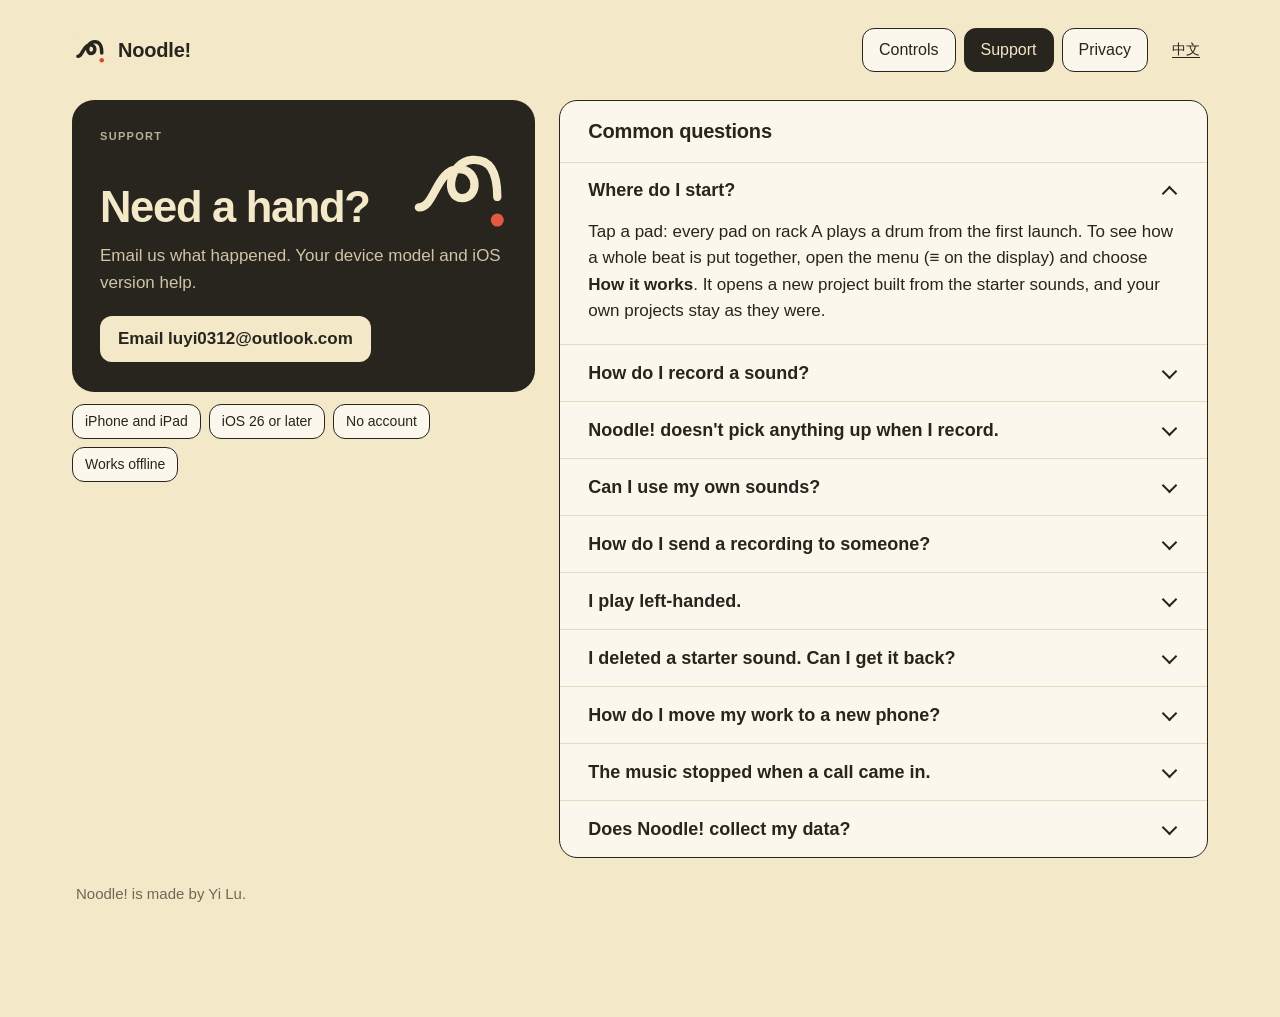
<file: index.html>
<!doctype html>
<html lang="en">
<head>
<meta charset="utf-8">
<title>Noodle!</title>
<meta http-equiv="refresh" content="0; url=support.html">
<link rel="canonical" href="support.html">
</head>
<body>
<p><a href="controls.html">Controls</a> &middot; <a href="support.html">Noodle! Support</a> &middot; <a href="privacy.html">Privacy Policy</a>
&middot; <a href="zh/support.html" lang="zh-Hans" hreflang="zh-Hans">中文</a></p>
</body>
</html>
</file>
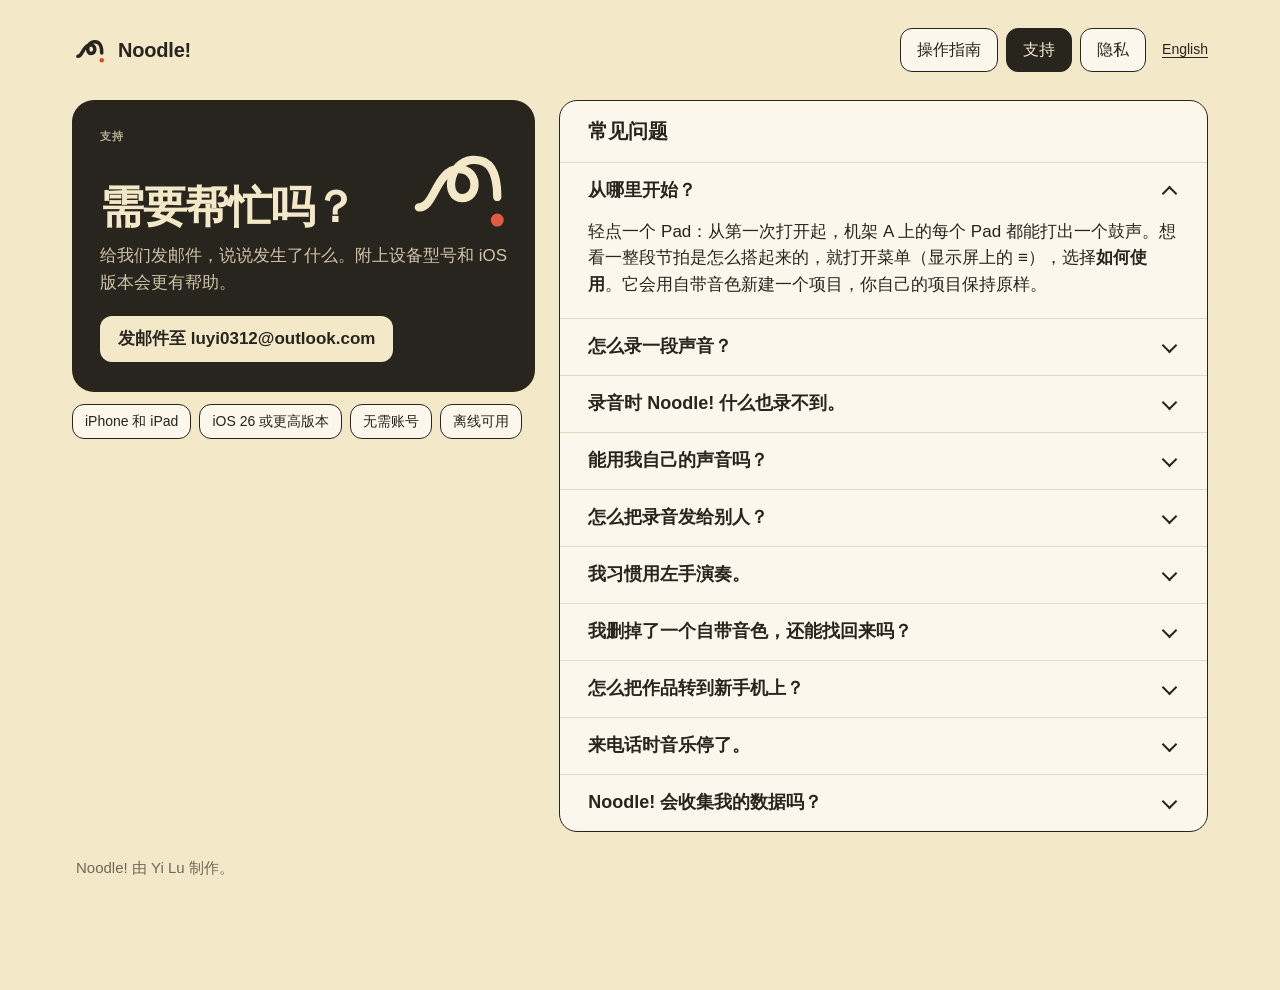
<file: zh/index.html>
<!doctype html>
<html lang="zh-Hans">
<head>
<meta charset="utf-8">
<title>Noodle!</title>
<meta http-equiv="refresh" content="0; url=support.html">
<link rel="canonical" href="support.html">
</head>
<body>
<p><a href="controls.html">操作指南</a> &middot; <a href="support.html">Noodle! 支持</a> &middot; <a href="privacy.html">隐私政策</a> &middot; <a href="../support.html" lang="en" hreflang="en">English</a></p>
</body>
</html>
</file>
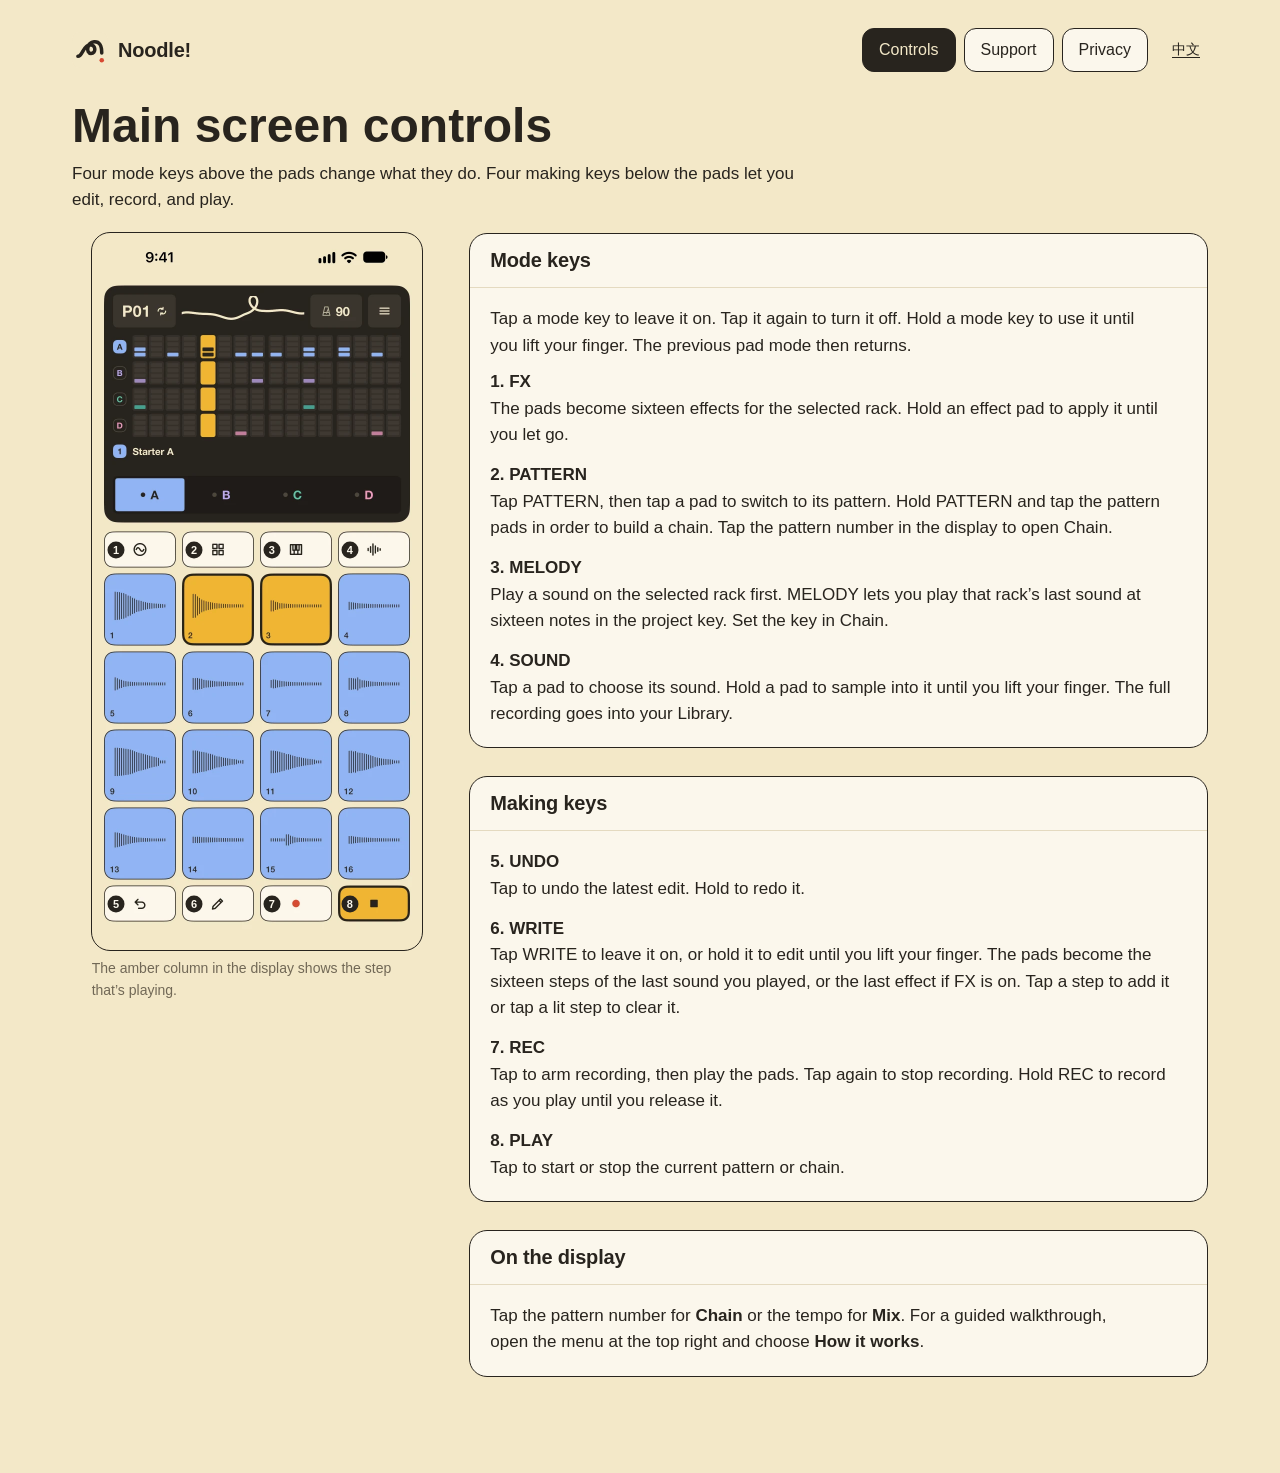
<file: controls.html>
<!doctype html>
<html lang="en">
<head>
<meta charset="utf-8">
<meta name="viewport" content="width=device-width, initial-scale=1">
<title>Noodle! Controls</title>
<meta name="description" content="Find the eight keys on Noodle!’s main screen and learn what happens when you tap or hold them.">
<meta name="theme-color" content="#F3E8C8">
<link rel="icon" href="noodle-icon.svg" type="image/svg+xml">
<link rel="stylesheet" href="style.css">
<link rel="alternate" hreflang="en" href="https://yiee38.github.io/loop-site/controls.html">
<link rel="alternate" hreflang="zh-Hans" href="https://yiee38.github.io/loop-site/zh/controls.html">
</head>
<body>
<a class="skip" href="#title">Skip to controls</a>
<div class="room">
  <header class="top">
    <a class="brand" href="support.html"><img src="noodle-icon.svg" alt="" width="36" height="36">Noodle!</a>
    <div class="top-links">
      <nav class="keys" aria-label="Pages">
        <a class="key" href="controls.html" aria-current="page">Controls</a>
        <a class="key" href="support.html">Support</a>
        <a class="key" href="privacy.html">Privacy</a>
      </nav>
      <a class="language" href="zh/controls.html" lang="zh-Hans" hreflang="zh-Hans">中文</a>
    </div>
  </header>
  <main>
    <header class="guide-head">
      <h1 id="title">Main screen controls</h1>
      <p>Four mode keys above the pads change what they do. Four making keys below the pads let you edit, record, and play.</p>
    </header>
    <div class="guide">
      <figure class="guide-figure">
        <div class="guide-image">
          <img src="main-screen-en.webp" alt="Noodle! in portrait, with the display above a four-by-four pad grid and a row of keys on either side of the grid." width="660" height="1434">
          <span class="guide-mark mode-mark first" aria-hidden="true">1</span>
          <span class="guide-mark mode-mark second" aria-hidden="true">2</span>
          <span class="guide-mark mode-mark third" aria-hidden="true">3</span>
          <span class="guide-mark mode-mark fourth" aria-hidden="true">4</span>
          <span class="guide-mark making-mark first" aria-hidden="true">5</span>
          <span class="guide-mark making-mark second" aria-hidden="true">6</span>
          <span class="guide-mark making-mark third" aria-hidden="true">7</span>
          <span class="guide-mark making-mark fourth" aria-hidden="true">8</span>
        </div>
        <figcaption>The amber column in the display shows the step that’s playing.</figcaption>
      </figure>
      <div>
        <section class="page guide-page" aria-labelledby="modes">
          <header><h2 id="modes">Mode keys</h2></header>
          <div class="guide-body">
            <p>Tap a mode key to leave it on. Tap it again to turn it off. Hold a mode key to use it until you lift your finger. The previous pad mode then returns.</p>
            <dl class="guide-list">
              <dt>1. FX</dt>
              <dd>The pads become sixteen effects for the selected rack. Hold an effect pad to apply it until you let go.</dd>
              <dt>2. PATTERN</dt>
              <dd>Tap PATTERN, then tap a pad to switch to its pattern. Hold PATTERN and tap the pattern pads in order to build a chain. Tap the pattern number in the display to open Chain.</dd>
              <dt>3. MELODY</dt>
              <dd>Play a sound on the selected rack first. MELODY lets you play that rack’s last sound at sixteen notes in the project key. Set the key in Chain.</dd>
              <dt>4. SOUND</dt>
              <dd>Tap a pad to choose its sound. Hold a pad to sample into it until you lift your finger. The full recording goes into your Library.</dd>
            </dl>
          </div>
        </section>
        <section class="page guide-page" aria-labelledby="making">
          <header><h2 id="making">Making keys</h2></header>
          <div class="guide-body">
            <dl class="guide-list">
              <dt>5. UNDO</dt>
              <dd>Tap to undo the latest edit. Hold to redo it.</dd>
              <dt>6. WRITE</dt>
              <dd>Tap WRITE to leave it on, or hold it to edit until you lift your finger. The pads become the sixteen steps of the last sound you played, or the last effect if FX is on. Tap a step to add it or tap a lit step to clear it.</dd>
              <dt>7. REC</dt>
              <dd>Tap to arm recording, then play the pads. Tap again to stop recording. Hold REC to record as you play until you release it.</dd>
              <dt>8. PLAY</dt>
              <dd>Tap to start or stop the current pattern or chain.</dd>
            </dl>
          </div>
        </section>
        <section class="page guide-page" aria-labelledby="display">
          <header><h2 id="display">On the display</h2></header>
          <div class="guide-body">
            <p>Tap the pattern number for <b>Chain</b> or the tempo for <b>Mix</b>. For a guided walkthrough, open the menu at the top right and choose <b>How it works</b>.</p>
          </div>
        </section>
      </div>
    </div>
  </main>
</div>
</body>
</html>
</file>
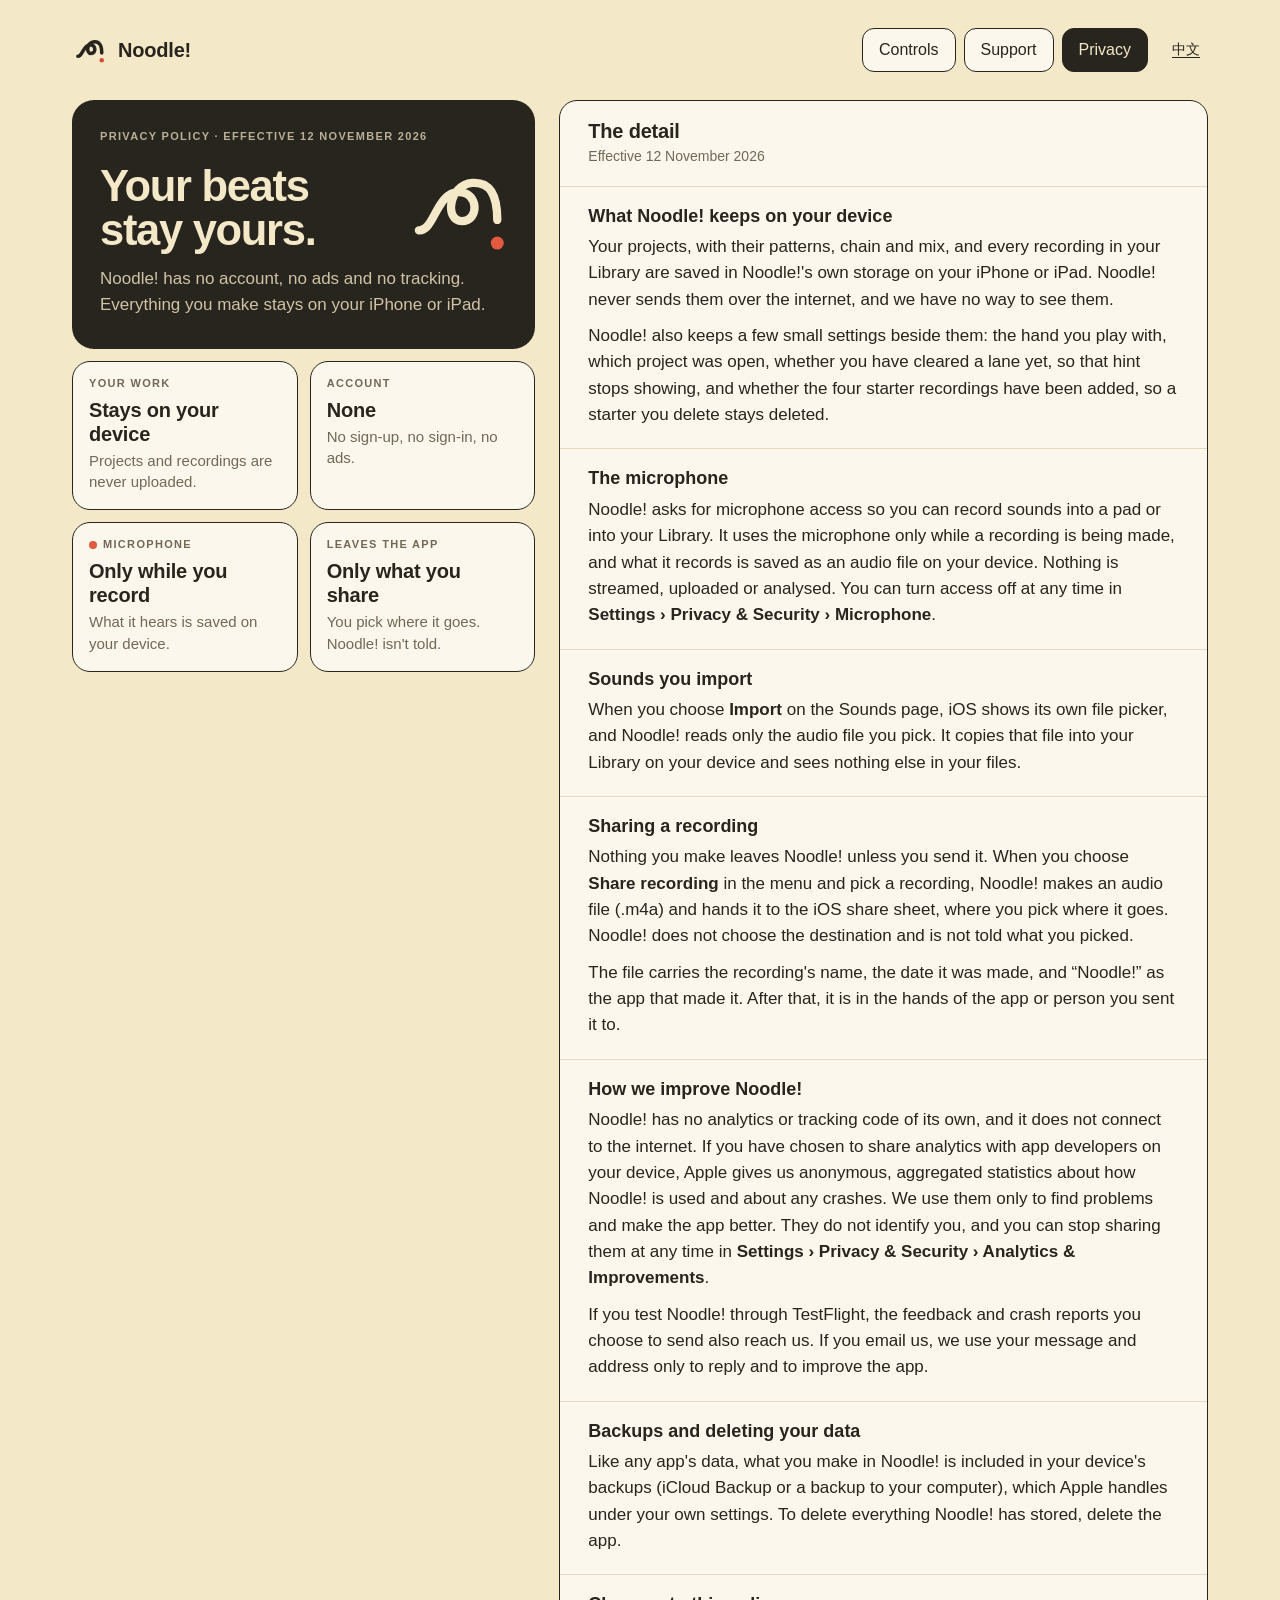
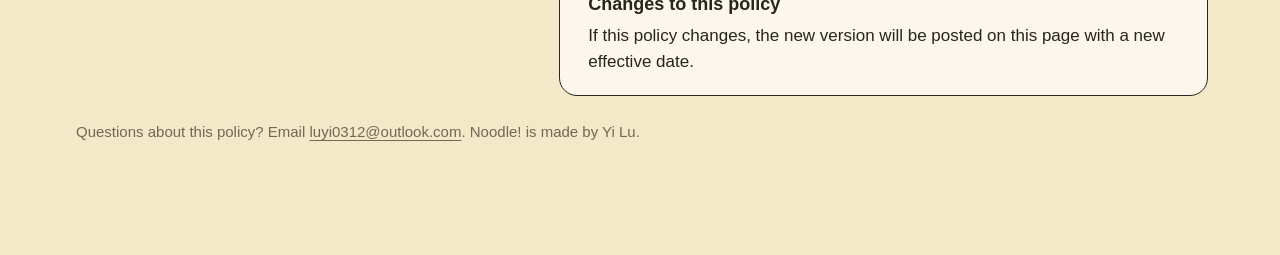
<file: privacy.html>
<!doctype html>
<html lang="en">
<head>
<meta charset="utf-8">
<meta name="viewport" content="width=device-width, initial-scale=1">
<title>Noodle! Privacy Policy</title>
<meta name="description" content="How Noodle! handles your data: no account, no ads, no tracking, and everything you make stays on your device.">
<meta name="theme-color" content="#F3E8C8">
<link rel="icon" href="noodle-icon.svg" type="image/svg+xml">
<link rel="stylesheet" href="style.css">
<link rel="alternate" hreflang="en" href="https://yiee38.github.io/loop-site/privacy.html">
<link rel="alternate" hreflang="zh-Hans" href="https://yiee38.github.io/loop-site/zh/privacy.html">
</head>
<body>
<a class="skip" href="#policy">Skip to the policy</a>
<div class="room">
  <header class="top">
    <a class="brand" href="support.html"><img src="noodle-icon.svg" alt="" width="36" height="36">Noodle!</a>
    <div class="top-links">
      <nav class="keys" aria-label="Pages">
        <a class="key" href="controls.html">Controls</a>
        <a class="key" href="support.html">Support</a>
        <a class="key" href="privacy.html" aria-current="page">Privacy</a>
      </nav>
      <a class="language" href="zh/privacy.html" lang="zh-Hans" hreflang="zh-Hans">中文</a>
    </div>
  </header>

  <main class="split">
    <div class="eyes">
    <section class="display" aria-labelledby="title">
      <p class="kicker">Privacy policy &middot; effective 12 November 2026</p>
      <h1 id="title">Your beats stay yours.</h1>
      <svg class="noodle" viewBox="100 220 830 660" aria-hidden="true" focusable="false">
        <path d="M168 690 C300 700 320 360 512 360 C690 360 690 610 540 610 C390 610 420 300 630 280 C780 268 846 380 846 600"
          fill="none" stroke="#F3E8C8" stroke-width="72" stroke-linecap="round" stroke-linejoin="round"/>
        <circle cx="846" cy="800" r="56" fill="#E25A40"/>
      </svg>
      <p class="lede">Noodle! has no account, no ads and no tracking. Everything you make stays on your iPhone
        or iPad.</p>
    </section>

    <ul class="facts" aria-label="In short">
      <li class="fact">
        <p class="k">Your work</p>
        <p class="v">Stays on your device</p>
        <p>Projects and recordings are never uploaded.</p>
      </li>
      <li class="fact">
        <p class="k">Account</p>
        <p class="v">None</p>
        <p>No sign-up, no sign-in, no ads.</p>
      </li>
      <li class="fact">
        <p class="k"><span class="rec" aria-hidden="true"></span>Microphone</p>
        <p class="v">Only while you record</p>
        <p>What it hears is saved on your device.</p>
      </li>
      <li class="fact">
        <p class="k">Leaves the app</p>
        <p class="v">Only what you share</p>
        <p>You pick where it goes. Noodle! isn't told.</p>
      </li>
    </ul>
    </div>

    <article class="page" id="policy" aria-labelledby="detail">
      <header>
        <h2 id="detail">The detail</h2>
        <p>Effective 12 November 2026</p>
      </header>

      <section aria-labelledby="keeps">
        <h3 id="keeps">What Noodle! keeps on your device</h3>
        <p>Your projects, with their patterns, chain and mix, and every recording in your Library are saved in
          Noodle!'s own storage on your iPhone or iPad. Noodle! never sends them over the internet, and we have no
          way to see them.</p>
        <p>Noodle! also keeps a few small settings beside them: the hand you play with, which project was open,
          whether you have cleared a lane yet, so that hint stops showing, and whether the four starter recordings
          have been added, so a starter you delete stays deleted.</p>
      </section>

      <section aria-labelledby="mic">
        <h3 id="mic">The microphone</h3>
        <p>Noodle! asks for microphone access so you can record sounds into a pad or into your Library. It uses the
          microphone only while a recording is being made, and what it records is saved as an audio file on your
          device. Nothing is streamed, uploaded or analysed. You can turn access off at any time in
          <span class="path">Settings &rsaquo; Privacy &amp; Security &rsaquo; Microphone</span>.</p>
      </section>

      <section aria-labelledby="import">
        <h3 id="import">Sounds you import</h3>
        <p>When you choose <b>Import</b> on the Sounds page, iOS shows its own file picker, and Noodle! reads only
          the audio file you pick. It copies that file into your Library on your device and sees nothing else in
          your files.</p>
      </section>

      <section aria-labelledby="share">
        <h3 id="share">Sharing a recording</h3>
        <p>Nothing you make leaves Noodle! unless you send it. When you choose <b>Share recording</b> in the menu
          and pick a recording, Noodle! makes an audio file (.m4a) and hands it to the iOS share sheet, where you
          pick where it goes. Noodle! does not choose the destination and is not told what you picked.</p>
        <p>The file carries the recording's name, the date it was made, and &ldquo;Noodle!&rdquo; as the app that
          made it. After that, it is in the hands of the app or person you sent it to.</p>
      </section>

      <section aria-labelledby="improve">
        <h3 id="improve">How we improve Noodle!</h3>
        <p>Noodle! has no analytics or tracking code of its own, and it does not connect to the internet. If you
          have chosen to share analytics with app developers on your device, Apple gives us anonymous, aggregated
          statistics about how Noodle! is used and about any crashes. We use them only to find problems and make
          the app better. They do not identify you, and you can stop sharing them at any time in
          <span class="path">Settings &rsaquo; Privacy &amp; Security &rsaquo; Analytics &amp; Improvements</span>.</p>
        <p>If you test Noodle! through TestFlight, the feedback and crash reports you choose to send also reach us.
          If you email us, we use your message and address only to reply and to improve the app.</p>
      </section>

      <section aria-labelledby="backups">
        <h3 id="backups">Backups and deleting your data</h3>
        <p>Like any app's data, what you make in Noodle! is included in your device's backups (iCloud Backup or a
          backup to your computer), which Apple handles under your own settings. To delete everything Noodle! has
          stored, delete the app.</p>
      </section>

      <section aria-labelledby="changes">
        <h3 id="changes">Changes to this policy</h3>
        <p>If this policy changes, the new version will be posted on this page with a new effective date.</p>
      </section>
    </article>
  </main>

  <footer class="foot">
    <p>Questions about this policy? Email <a href="mailto:luyi0312@outlook.com">luyi0312@outlook.com</a>.
      Noodle! is made by Yi Lu.</p>
  </footer>
</div>
</body>
</html>
</file>
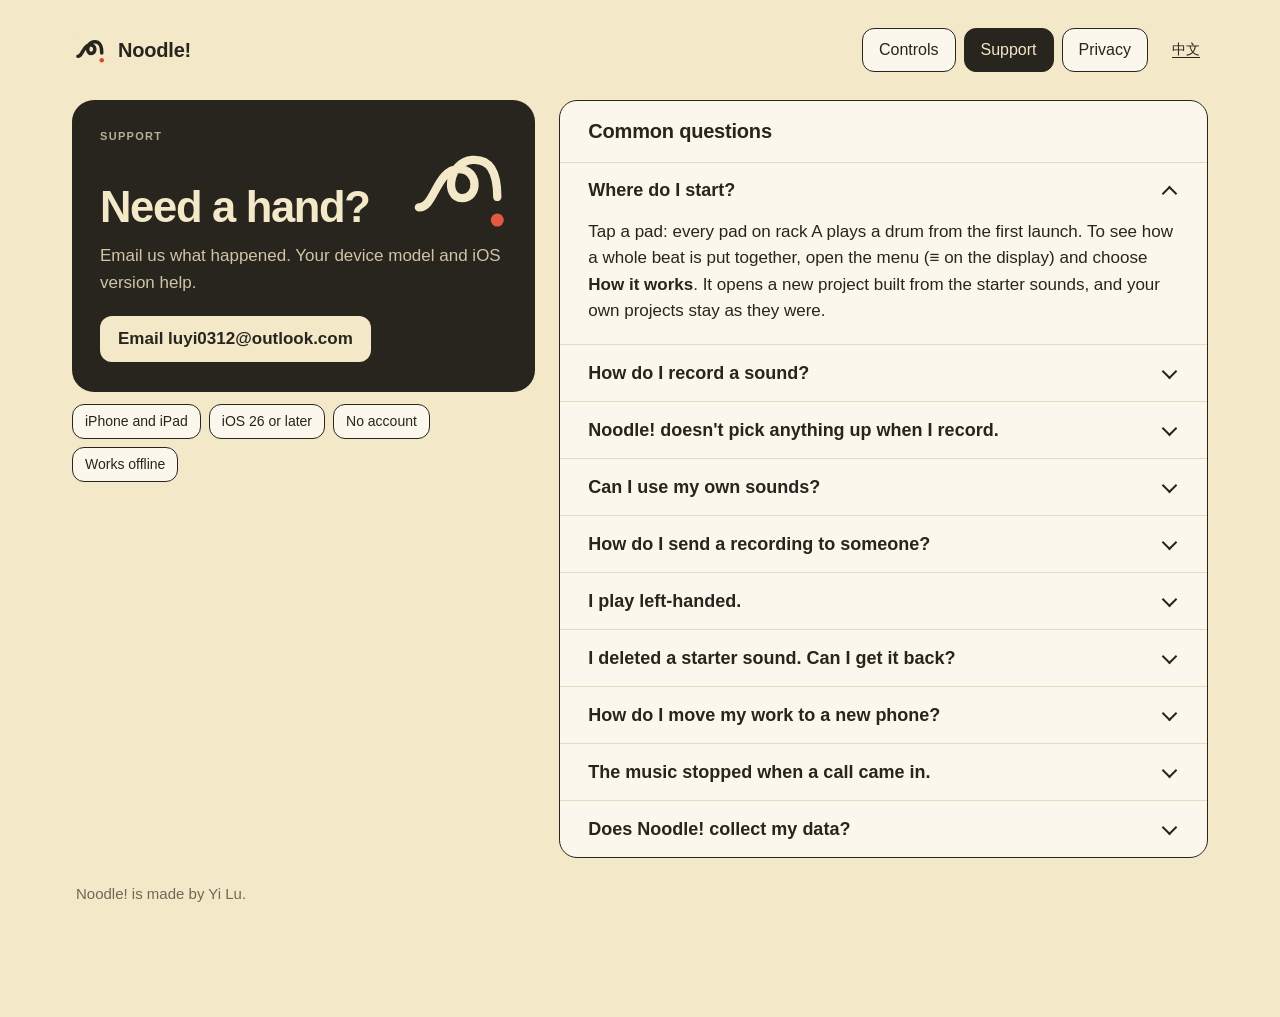
<file: support.html>
<!doctype html>
<html lang="en">
<head>
<meta charset="utf-8">
<meta name="viewport" content="width=device-width, initial-scale=1">
<title>Noodle! Support</title>
<meta name="description" content="Help with Noodle!: common questions and how to get in touch.">
<meta name="theme-color" content="#F3E8C8">
<link rel="icon" href="noodle-icon.svg" type="image/svg+xml">
<link rel="stylesheet" href="style.css">
<link rel="alternate" hreflang="en" href="https://yiee38.github.io/loop-site/support.html">
<link rel="alternate" hreflang="zh-Hans" href="https://yiee38.github.io/loop-site/zh/support.html">
</head>
<body>
<a class="skip" href="#questions">Skip to common questions</a>
<div class="room">
  <header class="top">
    <a class="brand" href="support.html"><img src="noodle-icon.svg" alt="" width="36" height="36">Noodle!</a>
    <div class="top-links">
      <nav class="keys" aria-label="Pages">
        <a class="key" href="controls.html">Controls</a>
        <a class="key" href="support.html" aria-current="page">Support</a>
        <a class="key" href="privacy.html">Privacy</a>
      </nav>
      <a class="language" href="zh/support.html" lang="zh-Hans" hreflang="zh-Hans">中文</a>
    </div>
  </header>

  <main class="split">
    <div class="eyes">
    <section class="display" aria-labelledby="title">
      <p class="kicker">Support</p>
      <h1 id="title">Need a hand?</h1>
      <svg class="noodle" viewBox="100 220 830 660" aria-hidden="true" focusable="false">
        <path d="M168 690 C300 700 320 360 512 360 C690 360 690 610 540 610 C390 610 420 300 630 280 C780 268 846 380 846 600"
          fill="none" stroke="#F3E8C8" stroke-width="72" stroke-linecap="round" stroke-linejoin="round"/>
        <circle cx="846" cy="800" r="56" fill="#E25A40"/>
      </svg>
      <p class="lede">Email us what happened. Your device model and iOS version help.</p>
      <a class="cta" href="mailto:luyi0312@outlook.com">Email luyi0312@outlook.com</a>
    </section>

    <ul class="chips" aria-label="About Noodle!">
      <li>iPhone and iPad</li><li>iOS 26 or later</li><li>No account</li><li>Works offline</li>
    </ul>
    </div>

    <section class="page" id="questions" aria-labelledby="faq">
      <header>
        <h2 id="faq">Common questions</h2>
      </header>

      <details open>
        <summary>Where do I start?</summary>
        <p>Tap a pad: every pad on rack A plays a drum from the first launch. To see how a whole beat is put
          together, open the menu (&equiv; on the display) and choose <b>How it works</b>. It opens a new project
          built from the starter sounds, and your own projects stay as they were.</p>
      </details>
      <details>
        <summary>How do I record a sound?</summary>
        <p>Tap <b>SOUND</b>, then hold a pad. Noodle! records into that pad until you lift your finger, and keeps
          the whole take in your Library. To record without a pad, open Sounds, tap <b>+</b> and choose
          <b>Record</b>.</p>
      </details>
      <details>
        <summary>Noodle! doesn't pick anything up when I record.</summary>
        <p>Noodle! needs microphone access. Go to <span class="path">Settings &rsaquo; Privacy &amp; Security
          &rsaquo; Microphone</span> and turn Noodle! on.</p>
      </details>
      <details>
        <summary>Can I use my own sounds?</summary>
        <p>Yes. Open Sounds, tap <b>+</b> and choose <b>Import</b> to bring in an audio file from Files. It lands
          in your Library, ready to put on a pad or cut into slices.</p>
      </details>
      <details>
        <summary>How do I send a recording to someone?</summary>
        <p>Open the menu (&equiv; on the display), choose <b>Share recording</b> and pick the recording. Noodle!
          makes an .m4a file, which plays on most phones and computers, and opens the share sheet so you can pick
          where it goes.</p>
      </details>
      <details>
        <summary>I play left-handed.</summary>
        <p>Open the menu and set <b>Playing hand</b> to <b>Left</b>. The keys and PLAY move under your left hand
          wherever one hand plays the pads.</p>
      </details>
      <details>
        <summary>I deleted a starter sound. Can I get it back?</summary>
        <p>Starter sounds are ordinary recordings, so a deleted one stays deleted. Deleting and reinstalling
          Noodle! adds them again, but it also erases everything else you've made.</p>
      </details>
      <details>
        <summary>How do I move my work to a new phone?</summary>
        <p>Noodle! keeps everything on your device and doesn't sync between devices. Your work moves with a
          backup: set up the new phone from an iCloud or computer backup of the old one.</p>
      </details>
      <details>
        <summary>The music stopped when a call came in.</summary>
        <p>A call, an alarm or another app taking the sound stops playback, so Noodle! never plays over it. Press
          PLAY to start again.</p>
      </details>
      <details>
        <summary>Does Noodle! collect my data?</summary>
        <p>No. Your work never leaves your device unless you share it. The
          <a href="privacy.html">Privacy Policy</a> has the details.</p>
      </details>
    </section>
  </main>

  <footer class="foot">
    <p>Noodle! is made by Yi Lu.</p>
  </footer>
</div>
</body>
</html>
</file>
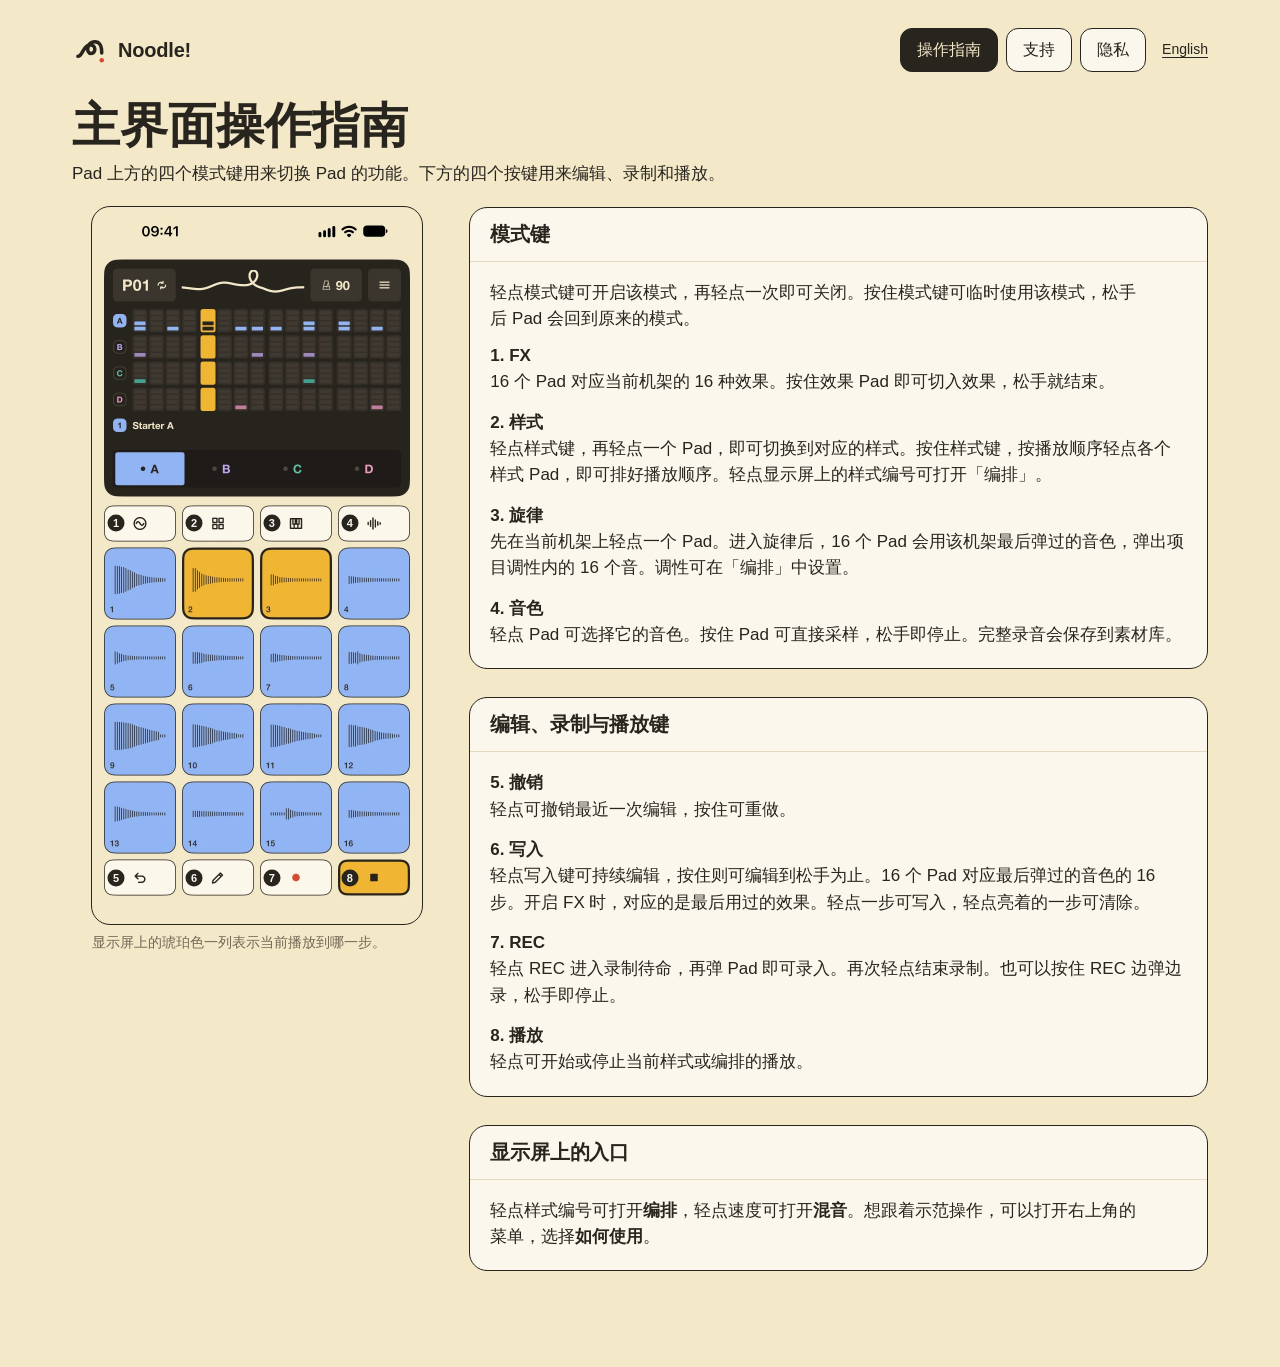
<file: zh/controls.html>
<!doctype html>
<html lang="zh-Hans">
<head>
<meta charset="utf-8">
<meta name="viewport" content="width=device-width, initial-scale=1">
<title>Noodle! 操作指南</title>
<meta name="description" content="认识 Noodle! 主界面上的八个按键，了解轻点和按住各有什么作用。">
<meta name="theme-color" content="#F3E8C8">
<link rel="icon" href="../noodle-icon.svg" type="image/svg+xml">
<link rel="stylesheet" href="../style.css">
<link rel="alternate" hreflang="en" href="https://yiee38.github.io/loop-site/controls.html">
<link rel="alternate" hreflang="zh-Hans" href="https://yiee38.github.io/loop-site/zh/controls.html">
</head>
<body>
<a class="skip" href="#title">跳转到操作指南</a>
<div class="room">
  <header class="top">
    <a class="brand" href="support.html"><img src="../noodle-icon.svg" alt="" width="36" height="36">Noodle!</a>
    <div class="top-links">
      <nav class="keys" aria-label="页面">
        <a class="key" href="controls.html" aria-current="page">操作指南</a>
        <a class="key" href="support.html">支持</a>
        <a class="key" href="privacy.html">隐私</a>
      </nav>
      <a class="language" href="../controls.html" lang="en" hreflang="en">English</a>
    </div>
  </header>
  <main>
    <header class="guide-head">
      <h1 id="title">主界面操作指南</h1>
      <p>Pad 上方的四个模式键用来切换 Pad 的功能。下方的四个按键用来编辑、录制和播放。</p>
    </header>
    <div class="guide">
      <figure class="guide-figure">
        <div class="guide-image">
          <img src="../main-screen-zh.webp" alt="Noodle! 竖屏主界面。显示屏下方是四行四列的 Pad，Pad 的上下各有一排按键。" width="660" height="1434">
          <span class="guide-mark mode-mark first" aria-hidden="true">1</span>
          <span class="guide-mark mode-mark second" aria-hidden="true">2</span>
          <span class="guide-mark mode-mark third" aria-hidden="true">3</span>
          <span class="guide-mark mode-mark fourth" aria-hidden="true">4</span>
          <span class="guide-mark making-mark first" aria-hidden="true">5</span>
          <span class="guide-mark making-mark second" aria-hidden="true">6</span>
          <span class="guide-mark making-mark third" aria-hidden="true">7</span>
          <span class="guide-mark making-mark fourth" aria-hidden="true">8</span>
        </div>
        <figcaption>显示屏上的琥珀色一列表示当前播放到哪一步。</figcaption>
      </figure>
      <div>
        <section class="page guide-page" aria-labelledby="modes">
          <header><h2 id="modes">模式键</h2></header>
          <div class="guide-body">
            <p>轻点模式键可开启该模式，再轻点一次即可关闭。按住模式键可临时使用该模式，松手后 Pad 会回到原来的模式。</p>
            <dl class="guide-list">
              <dt>1. FX</dt>
              <dd>16 个 Pad 对应当前机架的 16 种效果。按住效果 Pad 即可切入效果，松手就结束。</dd>
              <dt>2. 样式</dt>
              <dd>轻点样式键，再轻点一个 Pad，即可切换到对应的样式。按住样式键，按播放顺序轻点各个样式 Pad，即可排好播放顺序。轻点显示屏上的样式编号可打开「编排」。</dd>
              <dt>3. 旋律</dt>
              <dd>先在当前机架上轻点一个 Pad。进入旋律后，16 个 Pad 会用该机架最后弹过的音色，弹出项目调性内的 16 个音。调性可在「编排」中设置。</dd>
              <dt>4. 音色</dt>
              <dd>轻点 Pad 可选择它的音色。按住 Pad 可直接采样，松手即停止。完整录音会保存到素材库。</dd>
            </dl>
          </div>
        </section>
        <section class="page guide-page" aria-labelledby="making">
          <header><h2 id="making">编辑、录制与播放键</h2></header>
          <div class="guide-body">
            <dl class="guide-list">
              <dt>5. 撤销</dt>
              <dd>轻点可撤销最近一次编辑，按住可重做。</dd>
              <dt>6. 写入</dt>
              <dd>轻点写入键可持续编辑，按住则可编辑到松手为止。16 个 Pad 对应最后弹过的音色的 16 步。开启 FX 时，对应的是最后用过的效果。轻点一步可写入，轻点亮着的一步可清除。</dd>
              <dt>7. REC</dt>
              <dd>轻点 REC 进入录制待命，再弹 Pad 即可录入。再次轻点结束录制。也可以按住 REC 边弹边录，松手即停止。</dd>
              <dt>8. 播放</dt>
              <dd>轻点可开始或停止当前样式或编排的播放。</dd>
            </dl>
          </div>
        </section>
        <section class="page guide-page" aria-labelledby="display">
          <header><h2 id="display">显示屏上的入口</h2></header>
          <div class="guide-body">
            <p>轻点样式编号可打开<b>编排</b>，轻点速度可打开<b>混音</b>。想跟着示范操作，可以打开右上角的菜单，选择<b>如何使用</b>。</p>
          </div>
        </section>
      </div>
    </div>
  </main>
</div>
</body>
</html>
</file>
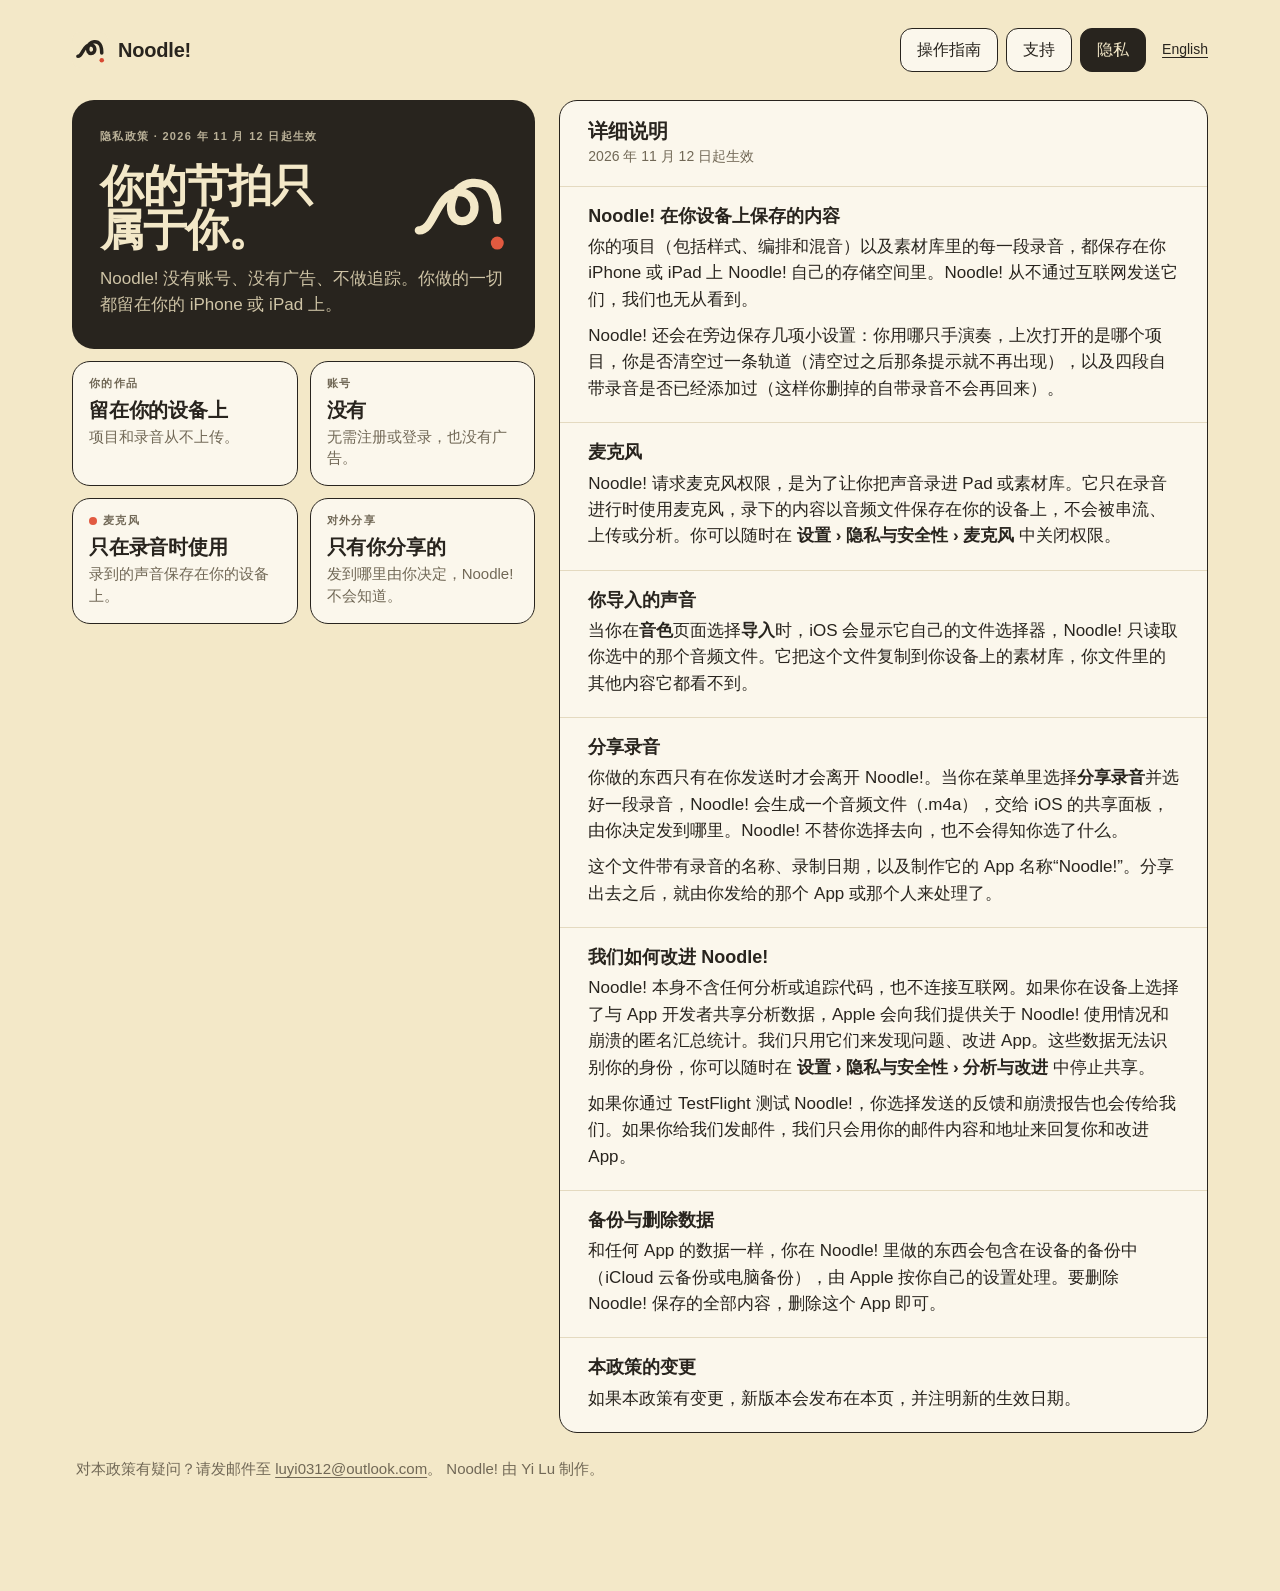
<file: zh/privacy.html>
<!doctype html>
<html lang="zh-Hans">
<head>
<meta charset="utf-8">
<meta name="viewport" content="width=device-width, initial-scale=1">
<title>Noodle! 隐私政策</title>
<meta name="description" content="Noodle! 如何处理你的数据：没有账号、没有广告、不做追踪，你做的一切都留在你的设备上。">
<meta name="theme-color" content="#F3E8C8">
<link rel="icon" href="../noodle-icon.svg" type="image/svg+xml">
<link rel="stylesheet" href="../style.css">
<link rel="alternate" hreflang="en" href="https://yiee38.github.io/loop-site/privacy.html">
<link rel="alternate" hreflang="zh-Hans" href="https://yiee38.github.io/loop-site/zh/privacy.html">
</head>
<body>
<a class="skip" href="#policy">跳到隐私政策</a>
<div class="room">
  <header class="top">
    <a class="brand" href="support.html"><img src="../noodle-icon.svg" alt="" width="36" height="36">Noodle!</a>
    <div class="top-links">
      <nav class="keys" aria-label="页面">
        <a class="key" href="controls.html">操作指南</a>
        <a class="key" href="support.html">支持</a>
        <a class="key" href="privacy.html" aria-current="page">隐私</a>
      </nav>
      <a class="language" href="../privacy.html" lang="en" hreflang="en">English</a>
    </div>
  </header>

  <main class="split">
    <div class="eyes">
    <section class="display" aria-labelledby="title">
      <p class="kicker">隐私政策 &middot; 2026 年 11 月 12 日起生效</p>
      <h1 id="title">你的节拍只属于你。</h1>
      <svg class="noodle" viewBox="100 220 830 660" aria-hidden="true" focusable="false">
        <path d="M168 690 C300 700 320 360 512 360 C690 360 690 610 540 610 C390 610 420 300 630 280 C780 268 846 380 846 600"
          fill="none" stroke="#F3E8C8" stroke-width="72" stroke-linecap="round" stroke-linejoin="round"/>
        <circle cx="846" cy="800" r="56" fill="#E25A40"/>
      </svg>
      <p class="lede">Noodle! 没有账号、没有广告、不做追踪。你做的一切都留在你的 iPhone 或 iPad 上。</p>
    </section>

    <ul class="facts" aria-label="简要">
      <li class="fact">
        <p class="k">你的作品</p>
        <p class="v">留在你的设备上</p>
        <p>项目和录音从不上传。</p>
      </li>
      <li class="fact">
        <p class="k">账号</p>
        <p class="v">没有</p>
        <p>无需注册或登录，也没有广告。</p>
      </li>
      <li class="fact">
        <p class="k"><span class="rec" aria-hidden="true"></span>麦克风</p>
        <p class="v">只在录音时使用</p>
        <p>录到的声音保存在你的设备上。</p>
      </li>
      <li class="fact">
        <p class="k">对外分享</p>
        <p class="v">只有你分享的</p>
        <p>发到哪里由你决定，Noodle! 不会知道。</p>
      </li>
    </ul>
    </div>

    <article class="page" id="policy" aria-labelledby="detail">
      <header>
        <h2 id="detail">详细说明</h2>
        <p>2026 年 11 月 12 日起生效</p>
      </header>

      <section aria-labelledby="keeps">
        <h3 id="keeps">Noodle! 在你设备上保存的内容</h3>
        <p>你的项目（包括样式、编排和混音）以及素材库里的每一段录音，都保存在你 iPhone 或 iPad 上 Noodle!
          自己的存储空间里。Noodle! 从不通过互联网发送它们，我们也无从看到。</p>
        <p>Noodle! 还会在旁边保存几项小设置：你用哪只手演奏，上次打开的是哪个项目，你是否清空过一条轨道（清空过之后那条提示就不再出现），以及四段自带录音是否已经添加过（这样你删掉的自带录音不会再回来）。</p>
      </section>

      <section aria-labelledby="mic">
        <h3 id="mic">麦克风</h3>
        <p>Noodle! 请求麦克风权限，是为了让你把声音录进 Pad 或素材库。它只在录音进行时使用麦克风，录下的内容以音频文件保存在你的设备上，不会被串流、上传或分析。你可以随时在
          <span class="path">设置 &rsaquo; 隐私与安全性 &rsaquo; 麦克风</span> 中关闭权限。</p>
      </section>

      <section aria-labelledby="import">
        <h3 id="import">你导入的声音</h3>
        <p>当你在<b>音色</b>页面选择<b>导入</b>时，iOS 会显示它自己的文件选择器，Noodle!
          只读取你选中的那个音频文件。它把这个文件复制到你设备上的素材库，你文件里的其他内容它都看不到。</p>
      </section>

      <section aria-labelledby="share">
        <h3 id="share">分享录音</h3>
        <p>你做的东西只有在你发送时才会离开 Noodle!。当你在菜单里选择<b>分享录音</b>并选好一段录音，Noodle!
          会生成一个音频文件（.m4a），交给 iOS 的共享面板，由你决定发到哪里。Noodle! 不替你选择去向，也不会得知你选了什么。</p>
        <p>这个文件带有录音的名称、录制日期，以及制作它的 App 名称“Noodle!”。分享出去之后，就由你发给的那个 App 或那个人来处理了。</p>
      </section>

      <section aria-labelledby="improve">
        <h3 id="improve">我们如何改进 Noodle!</h3>
        <p>Noodle! 本身不含任何分析或追踪代码，也不连接互联网。如果你在设备上选择了与 App 开发者共享分析数据，Apple
          会向我们提供关于 Noodle! 使用情况和崩溃的匿名汇总统计。我们只用它们来发现问题、改进 App。这些数据无法识别你的身份，你可以随时在
          <span class="path">设置 &rsaquo; 隐私与安全性 &rsaquo; 分析与改进</span> 中停止共享。</p>
        <p>如果你通过 TestFlight 测试 Noodle!，你选择发送的反馈和崩溃报告也会传给我们。如果你给我们发邮件，我们只会用你的邮件内容和地址来回复你和改进 App。</p>
      </section>

      <section aria-labelledby="backups">
        <h3 id="backups">备份与删除数据</h3>
        <p>和任何 App 的数据一样，你在 Noodle! 里做的东西会包含在设备的备份中（iCloud 云备份或电脑备份），由 Apple
          按你自己的设置处理。要删除 Noodle! 保存的全部内容，删除这个 App 即可。</p>
      </section>

      <section aria-labelledby="changes">
        <h3 id="changes">本政策的变更</h3>
        <p>如果本政策有变更，新版本会发布在本页，并注明新的生效日期。</p>
      </section>
    </article>
  </main>

  <footer class="foot">
    <p>对本政策有疑问？请发邮件至 <a href="mailto:luyi0312@outlook.com">luyi0312@outlook.com</a>。
      Noodle! 由 Yi Lu 制作。</p>
  </footer>
</div>
</body>
</html>
</file>
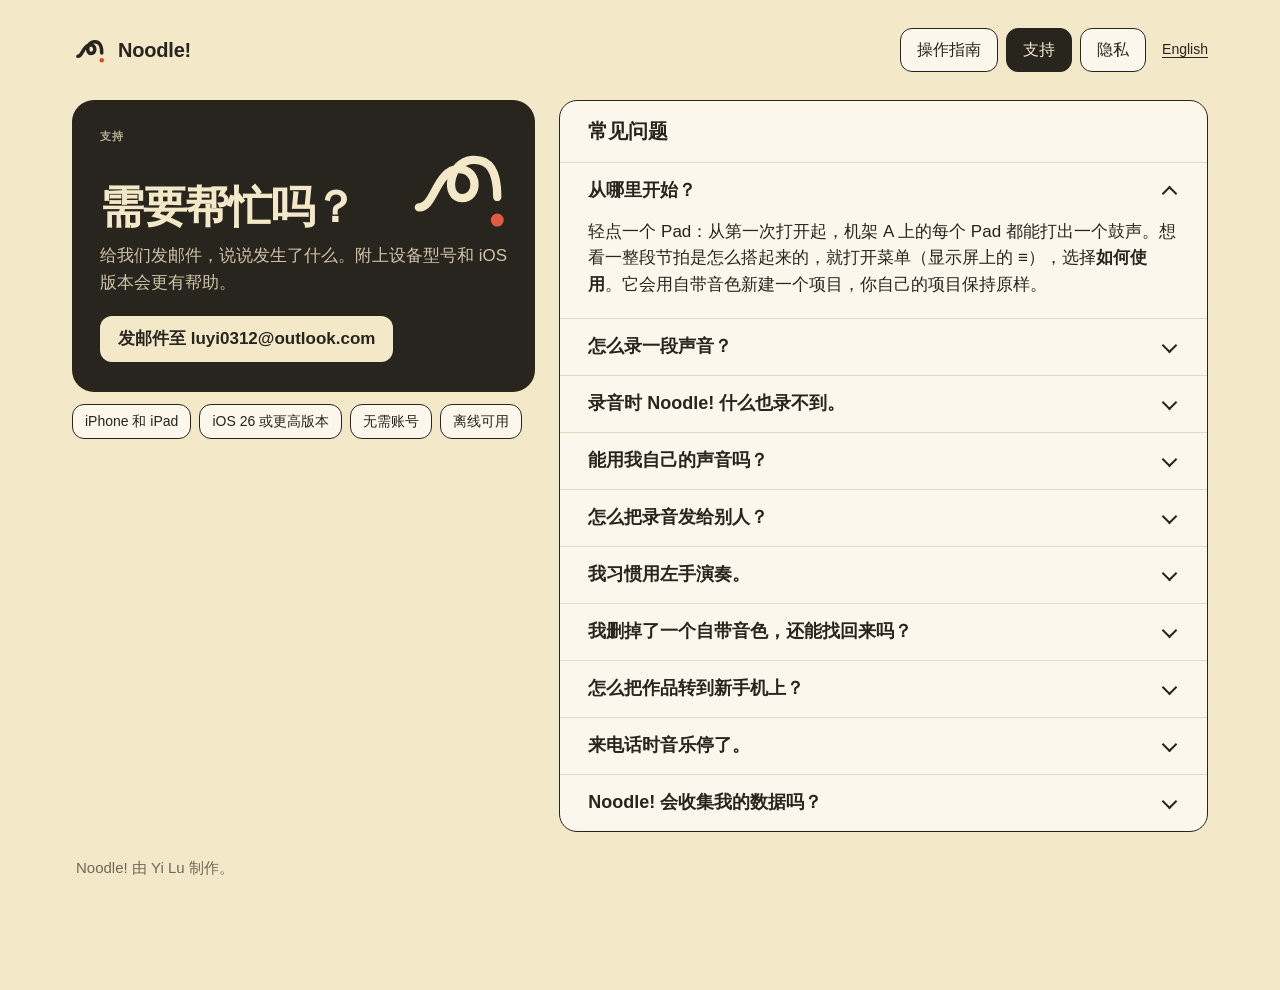
<file: zh/support.html>
<!doctype html>
<html lang="zh-Hans">
<head>
<meta charset="utf-8">
<meta name="viewport" content="width=device-width, initial-scale=1">
<title>Noodle! 支持</title>
<meta name="description" content="Noodle! 帮助：常见问题与联系方式。">
<meta name="theme-color" content="#F3E8C8">
<link rel="icon" href="../noodle-icon.svg" type="image/svg+xml">
<link rel="stylesheet" href="../style.css">
<link rel="alternate" hreflang="en" href="https://yiee38.github.io/loop-site/support.html">
<link rel="alternate" hreflang="zh-Hans" href="https://yiee38.github.io/loop-site/zh/support.html">
</head>
<body>
<a class="skip" href="#questions">跳到常见问题</a>
<div class="room">
  <header class="top">
    <a class="brand" href="support.html"><img src="../noodle-icon.svg" alt="" width="36" height="36">Noodle!</a>
    <div class="top-links">
      <nav class="keys" aria-label="页面">
        <a class="key" href="controls.html">操作指南</a>
        <a class="key" href="support.html" aria-current="page">支持</a>
        <a class="key" href="privacy.html">隐私</a>
      </nav>
      <a class="language" href="../support.html" lang="en" hreflang="en">English</a>
    </div>
  </header>

  <main class="split">
    <div class="eyes">
    <section class="display" aria-labelledby="title">
      <p class="kicker">支持</p>
      <h1 id="title">需要帮忙吗？</h1>
      <svg class="noodle" viewBox="100 220 830 660" aria-hidden="true" focusable="false">
        <path d="M168 690 C300 700 320 360 512 360 C690 360 690 610 540 610 C390 610 420 300 630 280 C780 268 846 380 846 600"
          fill="none" stroke="#F3E8C8" stroke-width="72" stroke-linecap="round" stroke-linejoin="round"/>
        <circle cx="846" cy="800" r="56" fill="#E25A40"/>
      </svg>
      <p class="lede">给我们发邮件，说说发生了什么。附上设备型号和 iOS 版本会更有帮助。</p>
      <a class="cta" href="mailto:luyi0312@outlook.com">发邮件至 luyi0312@outlook.com</a>
    </section>

    <ul class="chips" aria-label="关于 Noodle!">
      <li>iPhone 和 iPad</li><li>iOS 26 或更高版本</li><li>无需账号</li><li>离线可用</li>
    </ul>
    </div>

    <section class="page" id="questions" aria-labelledby="faq">
      <header>
        <h2 id="faq">常见问题</h2>
      </header>

      <details open>
        <summary>从哪里开始？</summary>
        <p>轻点一个 Pad：从第一次打开起，机架 A 上的每个 Pad 都能打出一个鼓声。想看一整段节拍是怎么搭起来的，就打开菜单（显示屏上的
          &equiv;），选择<b>如何使用</b>。它会用自带音色新建一个项目，你自己的项目保持原样。</p>
      </details>
      <details>
        <summary>怎么录一段声音？</summary>
        <p>轻点<b>音色</b>键，然后按住一个 Pad。Noodle! 会一直往这个 Pad 里录，直到你抬起手指，完整的录音也会保存到素材库。不想录进 Pad
          的话，打开<b>音色</b>页面，轻点 <b>+</b>，选择<b>录音</b>。</p>
      </details>
      <details>
        <summary>录音时 Noodle! 什么也录不到。</summary>
        <p>Noodle! 需要麦克风权限。前往 <span class="path">设置 &rsaquo; 隐私与安全性 &rsaquo; 麦克风</span>，打开 Noodle!。</p>
      </details>
      <details>
        <summary>能用我自己的声音吗？</summary>
        <p>可以。打开<b>音色</b>页面，轻点 <b>+</b>，选择<b>导入</b>，从“文件”App 里选一个音频文件。它会进入素材库，可以放到 Pad
          上，也可以切成切片。</p>
      </details>
      <details>
        <summary>怎么把录音发给别人？</summary>
        <p>打开菜单（显示屏上的 &equiv;），选择<b>分享录音</b>，再选一段录音。Noodle! 会生成一个 .m4a
          文件，大多数手机和电脑都能播放，然后打开共享面板，由你决定发到哪里。</p>
      </details>
      <details>
        <summary>我习惯用左手演奏。</summary>
        <p>打开菜单，把<b>演奏的手</b>设为<b>左手</b>。凡是单手弹 Pad 的地方，按键和“播放”都会移到你的左手下方。</p>
      </details>
      <details>
        <summary>我删掉了一个自带音色，还能找回来吗？</summary>
        <p>自带音色就是普通的录音，删掉就不会再回来。删除并重新安装 Noodle! 会把它们加回来，但也会抹掉你做的其他所有东西。</p>
      </details>
      <details>
        <summary>怎么把作品转到新手机上？</summary>
        <p>Noodle! 把一切都存在你的设备上，不在设备之间同步。你的作品随备份一起迁移：用旧手机的 iCloud 或电脑备份来设置新手机。</p>
      </details>
      <details>
        <summary>来电话时音乐停了。</summary>
        <p>来电、闹钟或其他 App 占用声音时，播放会停止，这样 Noodle! 就不会盖过它们。按“播放”重新开始。</p>
      </details>
      <details>
        <summary>Noodle! 会收集我的数据吗？</summary>
        <p>不会。除非你主动分享，你的作品从不离开你的设备。详情见<a href="privacy.html">隐私政策</a>。</p>
      </details>
    </section>
  </main>

  <footer class="foot">
    <p>Noodle! 由 Yi Lu 制作。</p>
  </footer>
</div>
</body>
</html>
</file>
<file: style.css>
/* Noodle!'s site, drawn in the app's DS3 system (LOOP/DESIGN.md): paper ground, sheet pages inside one ink line,
   one dark display, Helvetica Neue, flat — no shadow, blur or glow. Amber means sounding and vermilion recording,
   so neither is decoration here; the rack inks each mean one rack, so the site draws none of them. */

:root {
  color-scheme: light;
  --paper: #F3E8C8;
  --sheet: #FBF7EC;
  --sheet-pressed: #E9DFC2;
  --ink: #28241E;
  --secondary: #716856;          /* 5.14:1 on sheet, 4.50:1 on paper */
  --page-head-rule: #E4DAC0;
  --vermilion-display: #E25A40;
  --display-dim: #B9B097;        /* 7.14:1 on ink */
  --display-figure: #CFC4A6;     /* 8.89:1 on ink */

  --line: 1px;
  --r-key: 12px;
  --r-page: 18px;
  --r-display: 18px;

  --face: "Helvetica Neue", Helvetica, Arial, "PingFang SC", sans-serif;
}

* { box-sizing: border-box; }
html { -webkit-text-size-adjust: 100%; }
html, body { margin: 0; }
body {
  background: var(--paper);
  color: var(--ink);
  font-family: var(--face);
  font-size: 17px;
  line-height: 1.55;
  -webkit-font-smoothing: antialiased;
}
a { color: inherit; text-underline-offset: 3px; }
:focus-visible { outline: 2px solid var(--ink); outline-offset: 3px; border-radius: 4px; }

.skip { position: absolute; left: 16px; top: -100px; background: var(--ink); color: var(--paper);
  padding: 10px 14px; border-radius: var(--r-key); text-decoration: none; font-weight: 700; }
.skip:focus { top: 12px; }

.room { max-width: 760px; margin: 0 auto; padding: 16px 16px 72px; }

/* The head: the icon and the name, and the page links as keys. */
.top { display: flex; justify-content: space-between; align-items: center; gap: 12px; flex-wrap: wrap; }
.brand { display: inline-flex; align-items: center; gap: 10px; text-decoration: none; font-weight: 700;
  font-size: 20px; letter-spacing: -0.01em; min-height: 44px; }
.brand img { width: 36px; height: 36px; display: block; }

.top-links { display: flex; align-items: center; gap: 16px; flex-wrap: wrap; }
.keys { display: flex; gap: 8px; flex-wrap: wrap; }
.key { display: inline-flex; align-items: center; justify-content: center; min-height: 44px; min-width: 44px;
  padding: 0 16px; border: var(--line) solid var(--ink); border-radius: var(--r-key); background: var(--sheet);
  color: var(--ink); text-decoration: none; font-weight: 500; font-size: 16px; line-height: 1.2;
  touch-action: manipulation; }
.key:hover, .key:active { background: var(--sheet-pressed); }
.key[aria-current="page"] { background: var(--ink); color: var(--paper); }
.language {
  display: inline-flex; align-items: center; justify-content: center;
  flex: none; min-width: 44px; min-height: 44px;
  font-size: 14px;
}
.language:hover { color: var(--secondary); }

@media (max-width: 36rem) {
  .top { gap: 8px; }
  .top-links { width: 100%; justify-content: space-between; gap: 8px; }
  .key { padding-inline: 6px; font-size: 14px; }
}


/* The display: the one dark field. */
.display { margin-top: 20px; background: var(--ink); color: var(--paper); border-radius: var(--r-display);
  padding: 20px 20px 24px; display: grid; grid-template-columns: 1fr auto; gap: 8px 20px; align-items: end; }
.display .kicker { grid-column: 1 / -1; font-size: 11px; font-weight: 700; letter-spacing: 0.12em;
  text-transform: uppercase; color: var(--display-dim); margin: 0; }
.display h1 { margin: 12px 0 0; font-size: clamp(36px, 8.5vw, 64px); line-height: 1; letter-spacing: -0.03em;
  font-weight: 700; text-wrap: balance; }
.display .lede { grid-column: 1 / -1; margin: 6px 0 0; max-width: 34em; color: var(--display-figure); font-size: 17px; }
.display .noodle { width: clamp(72px, 18vw, 120px); height: auto; display: block; }
.display .cta { grid-column: 1 / -1; justify-self: start; margin-top: 12px; }

.cta { display: inline-flex; align-items: center; min-height: 44px; padding: 10px 18px; border-radius: var(--r-key);
  background: var(--paper); color: var(--ink); text-decoration: none; font-weight: 700; font-size: 17px;
  overflow-wrap: anywhere; }
.cta:hover, .cta:active { background: var(--sheet-pressed); }
.display .cta:focus-visible { outline-color: var(--paper); }

/* The four facts: sheets inside the line. */
.facts { list-style: none; padding: 0; margin: 12px 0 0; display: grid; gap: 12px;
  grid-template-columns: repeat(auto-fit, minmax(160px, 1fr)); }
.fact { background: var(--sheet); border: var(--line) solid var(--ink); border-radius: var(--r-page);
  padding: 14px 16px 16px; }
.fact .k { margin: 0; font-size: 11px; font-weight: 700; letter-spacing: 0.12em; text-transform: uppercase;
  color: var(--secondary); display: flex; align-items: center; gap: 6px; }
.fact .v { margin: 6px 0 4px; color: var(--ink); font-size: 20px; font-weight: 700; line-height: 1.2; letter-spacing: -0.01em; }
.fact p { margin: 0; font-size: 15px; line-height: 1.45; color: var(--secondary); }
.rec { width: 8px; height: 8px; border-radius: 50%; background: var(--vermilion-display); flex: none; }

.chips { list-style: none; padding: 0; margin: 12px 0 0; display: flex; flex-wrap: wrap; gap: 8px; }
.chips li { background: var(--sheet); border: var(--line) solid var(--ink); border-radius: var(--r-key);
  padding: 8px 12px; font-size: 14px; font-weight: 500; line-height: 1.2; }

/* A page: sheet inside the line, ruled between its sections. */
.page { margin-top: 28px; background: var(--sheet); border: var(--line) solid var(--ink); border-radius: var(--r-page); }
.page > header { padding: 14px 20px; border-bottom: var(--line) solid var(--page-head-rule); }
.page > header h2 { margin: 0; font-size: 20px; line-height: 1.25; letter-spacing: -0.01em; }
.page > header p { margin: 2px 0 0; font-size: 14px; color: var(--secondary); }
.page section, .page details { padding: 18px 20px 20px; border-top: var(--line) solid var(--page-head-rule); }
.page > header + section, .page > header + details { border-top: 0; }
.page h3 { margin: 0 0 6px; font-size: 18px; line-height: 1.3; }
.page p { margin: 0 0 10px; max-width: 38em; }
.page p:last-child { margin-bottom: 0; }
.path { font-weight: 700; }

.page details { padding-top: 0; padding-bottom: 0; }
.page summary { list-style: none; cursor: pointer; min-height: 56px; padding: 14px 0; display: flex;
  justify-content: space-between; align-items: center; gap: 16px; font-size: 18px; font-weight: 700; line-height: 1.3; }
.page summary::-webkit-details-marker { display: none; }
.page summary::after { content: ""; flex: none; width: 9px; height: 9px; margin: 0 4px 4px 0;
  border-right: 2px solid var(--ink); border-bottom: 2px solid var(--ink); transform: rotate(45deg); }
.page details[open] summary::after { transform: rotate(-135deg); margin: 4px 4px 0 0; }
.page details > p:last-child { padding-bottom: 20px; }
@media (prefers-reduced-motion: no-preference) {
  .page summary::after { transition: transform 160ms ease-out; }
}

.foot { margin: 24px 4px 0; font-size: 15px; color: var(--secondary); }

@media (min-width: 768px) {
  .room { padding: 28px 24px 96px; }
  .display { padding: 28px 32px 32px; border-radius: 22px; margin-top: 28px; }
}

/* A wide room (an iPad turned, a desktop): the eyes stand beside the page, as the app's page stands beside the
   display on a tablet. The eyes stay put while the page scrolls, where the window is tall enough to hold them. */
@media (min-width: 960px) {
  .room { max-width: 1200px; padding: 28px 32px 96px; }
  .split { display: grid; grid-template-columns: minmax(360px, 5fr) 7fr; gap: 24px; align-items: start;
    margin-top: 28px; }
  .eyes { min-width: 0; }
  .split .display { margin-top: 0; padding: 28px 28px 30px; }
  .split .display h1 { font-size: clamp(38px, 3.4vw, 48px); }
  .split .display .noodle { width: 96px; }
  .split .page { margin-top: 0; }
  .split .page > header { padding: 18px 28px; }
  .split .page section, .split .page details { padding-left: 28px; padding-right: 28px; }
  .split .facts { grid-template-columns: 1fr 1fr; }
}
@media (min-width: 960px) and (min-height: 700px) {
  .eyes { position: sticky; top: 24px; }
}

.guide-head { margin: 28px 0 20px; }
.guide-head h1 { margin: 0; font-size: clamp(30px, 6vw, 48px); line-height: 1.1; }
.guide-head p { margin: 8px 0 0; max-width: 44em; }
.guide-figure { max-width: 330px; margin: 0 auto; }
.guide-image { position: relative; }
.guide-image img {
  display: block; width: 100%; height: auto;
  outline: var(--line) solid var(--ink); border-radius: var(--r-page);
}
.guide-mark {
  position: absolute; transform: translate(-50%, -50%);
  display: grid; place-items: center; width: 17px; height: 17px;
  border-radius: 50%; background: var(--ink); color: var(--sheet);
  font-size: 11px; font-weight: 700; line-height: 1;
}
.mode-mark { top: 44.12%; }
.making-mark { top: 93.53%; }
.guide-mark.first { left: 7.4%; }
.guide-mark.second { left: 31%; }
.guide-mark.third { left: 54.6%; }
.guide-mark.fourth { left: 78.2%; }
.guide-figure figcaption { margin-top: 8px; font-size: 14px; color: var(--secondary); }
.guide-body { padding: 18px 20px 20px; }
.guide-list { margin: 0; }
.guide-list dt { font-weight: 700; }
.guide-list dd { margin: 0; }
.guide-list dd + dt { margin-top: 14px; }

@media (min-width: 960px) {
  .guide { display: grid; grid-template-columns: minmax(250px, 1fr) 2fr; gap: 28px; align-items: start; }
  .guide-page:first-child { margin-top: 0; }
}
</file>
